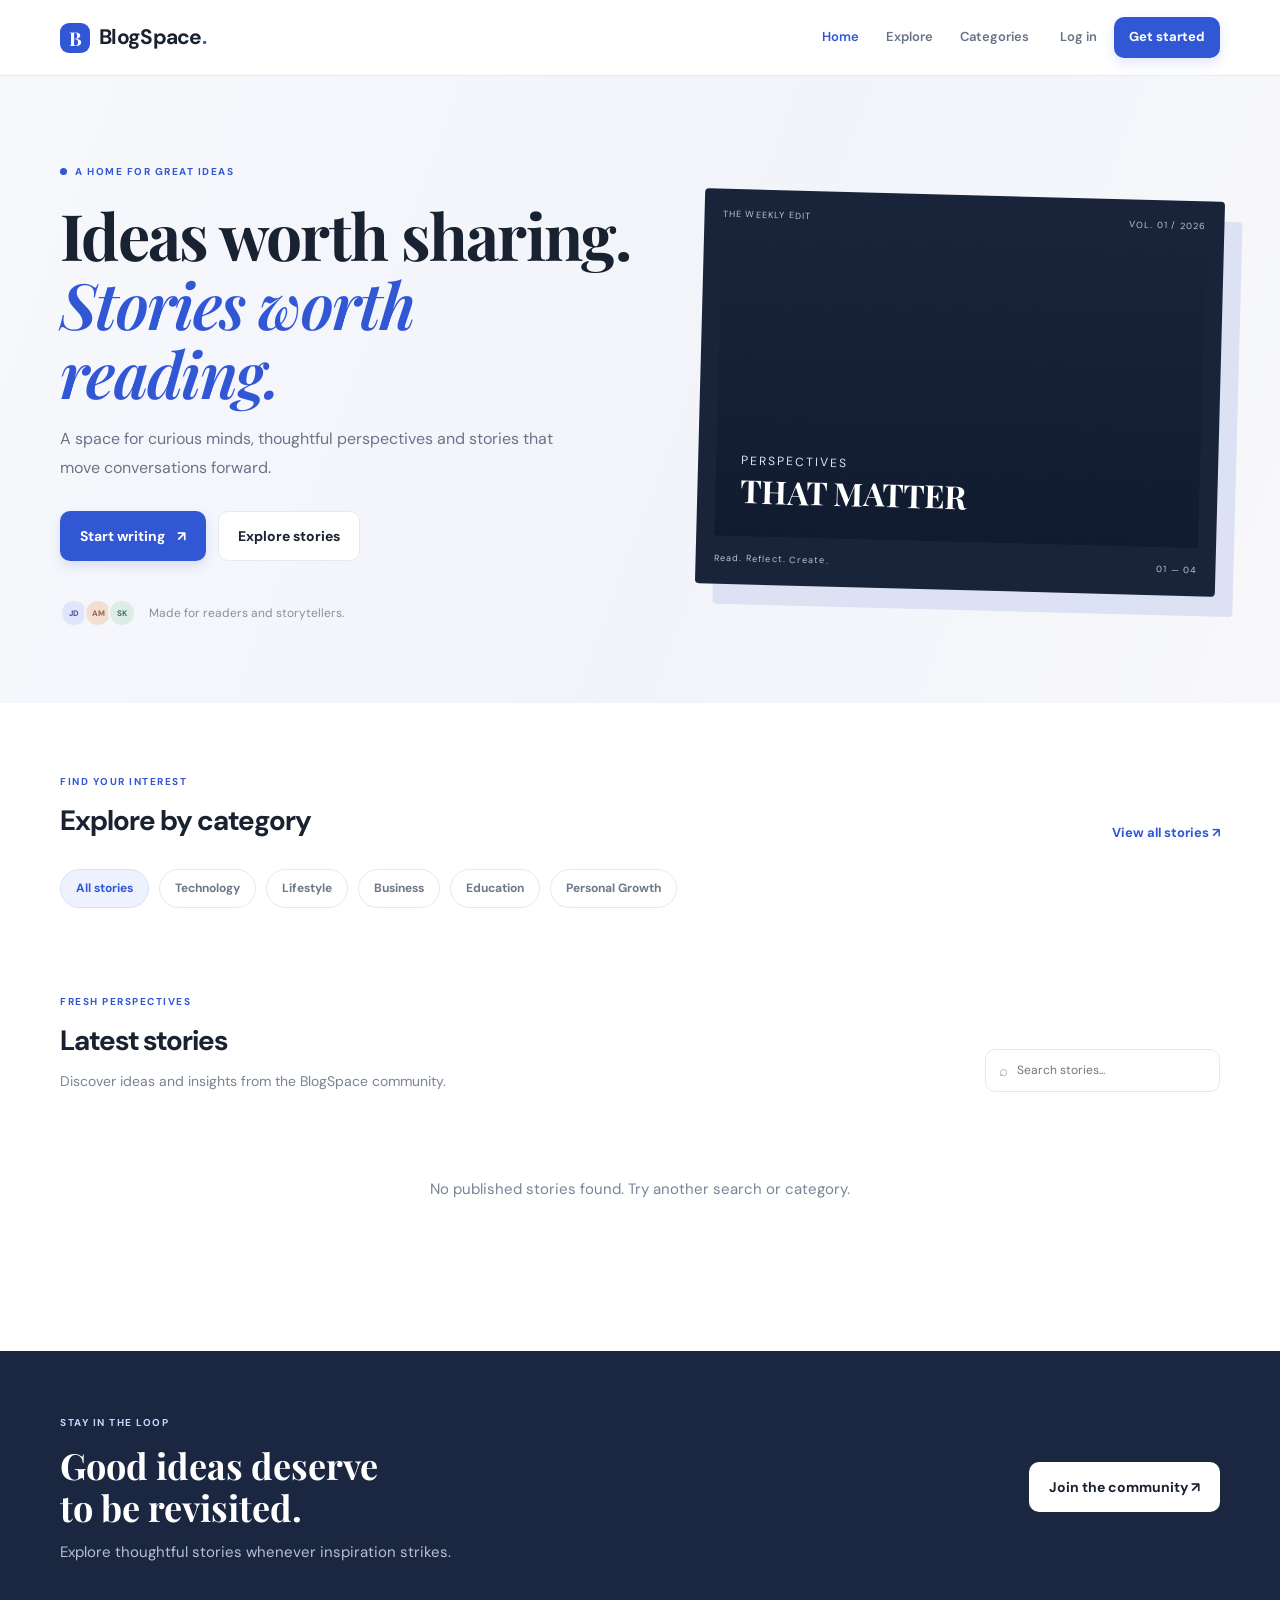
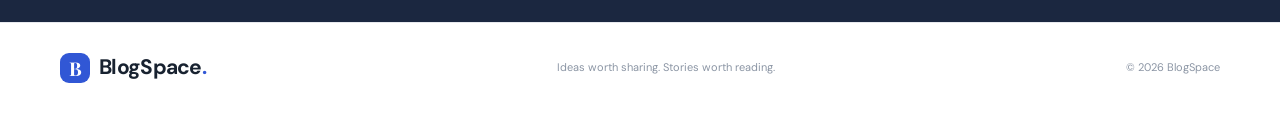
<file: BlogSpace-Redesigned/BlogSpace-Redesigned/index.html>
<!DOCTYPE html>
<html lang="en">

<head>
  <meta charset="UTF-8">
  <meta name="viewport" content="width=device-width, initial-scale=1.0">
  <meta name="description" content="BlogSpace — ideas worth sharing and stories worth reading.">
  <title>BlogSpace — Ideas worth sharing</title>
  <link rel="preconnect" href="https://fonts.googleapis.com">
  <link rel="preconnect" href="https://fonts.gstatic.com" crossorigin>
  <link
    href="https://fonts.googleapis.com/css2?family=DM+Sans:wght@400;500;600;700&family=Playfair+Display:wght@600;700&display=swap"
    rel="stylesheet">
  <link rel="stylesheet" href="css/style.css">
  <script src="js/auth.js" defer></script>
  <script src="js/blog.js" defer></script>
  <script src="js/main.js" defer></script>
</head>

<body>
  <header class="site-header">
    <div class="container nav-wrap">
      <a class="brand" href="index.html"><span class="brand-mark">B</span>BlogSpace<span
          class="brand-period">.</span></a>
      <button class="menu-toggle" aria-label="Toggle navigation" aria-expanded="false">☰</button>
      <nav class="main-nav" aria-label="Main navigation">
        <a class="active" href="index.html">Home</a><a href="#latest">Explore</a><a href="#categories">Categories</a>
        <span id="guestLinks" class="nav-actions"><a class="nav-login" href="login.html">Log in</a><a
            class="btn btn-primary btn-small" href="register.html">Get started</a></span>
        <span id="userLinks" class="nav-actions hidden"><a href="dashboard.html">Dashboard</a><button
            class="text-button" data-logout>Log out</button></span>
      </nav>
    </div>
  </header>

  <main>
    <section class="hero-section">
      <div class="container hero-grid">
        <div class="hero-copy">
          <span class="eyebrow"><span class="eyebrow-dot"></span> A HOME FOR GREAT IDEAS</span>
          <h1>Ideas worth sharing.<br><em>Stories worth reading.</em></h1>
          <p class="hero-description">A space for curious minds, thoughtful perspectives and stories that move
            conversations forward.</p>
          <div class="hero-actions"><a class="btn btn-primary" href="register.html">Start writing <span>↗</span></a><a
              class="btn btn-outline" href="#latest">Explore stories</a></div>
          <div class="hero-note">
            <div class="avatar-stack"><span>JD</span><span>AM</span><span>SK</span></div><span>Made for readers and
              storytellers.</span>
          </div>
        </div>
        <div class="hero-art">
          <div class="hero-art-top"><span>THE WEEKLY EDIT</span><span>VOL. 01 / 2026</span></div>
          <div class="hero-art-image">
            <div class="hero-art-label">PERSPECTIVES<br><strong>THAT MATTER</strong></div>
          </div>
          <div class="hero-art-bottom"><span>Read. Reflect. Create.</span><span>01 — 04</span></div>
        </div>
      </div>
    </section>

    <section class="container category-section" id="categories">
      <div class="section-heading">
        <div><span class="eyebrow">FIND YOUR INTEREST</span>
          <h2>Explore by category</h2>
        </div><a class="subtle-link" href="#latest">View all stories ↗</a>
      </div>
      <div class="category-pills">
        <button class="category-pill active" data-category="All">All stories</button>
        <button class="category-pill" data-category="Technology">Technology</button>
        <button class="category-pill" data-category="Lifestyle">Lifestyle</button>
        <button class="category-pill" data-category="Business">Business</button>
        <button class="category-pill" data-category="Education">Education</button>
        <button class="category-pill" data-category="Personal Growth">Personal Growth</button>
      </div>
    </section>

    <section class="container latest-section" id="latest">
      <div class="section-heading">
        <div><span class="eyebrow">FRESH PERSPECTIVES</span>
          <h2>Latest stories</h2>
          <p class="section-subtitle">Discover ideas and insights from the BlogSpace community.</p>
        </div>
        <label class="search-box"><span>⌕</span><input id="homeSearch" type="search" placeholder="Search stories..."
            aria-label="Search stories"></label>
      </div>
      <div class="article-grid" id="homeArticles"></div>
      <p class="empty-state hidden" id="homeEmpty">No published stories found. Try another search or category.</p>
    </section>

    <section class="newsletter-section">
      <div class="container newsletter-inner">
        <div><span class="eyebrow eyebrow-light">STAY IN THE LOOP</span>
          <h2>Good ideas deserve<br>to be revisited.</h2>
          <p>Explore thoughtful stories whenever inspiration strikes.</p>
        </div><a href="register.html" class="btn btn-light">Join the community ↗</a>
      </div>
    </section>
  </main>
  <footer class="site-footer">
    <div class="container footer-inner"><a class="brand" href="index.html"><span
          class="brand-mark">B</span>BlogSpace<span class="brand-period">.</span></a>
      <p>Ideas worth sharing. Stories worth reading.</p><span>© <span id="year"></span> BlogSpace</span>
    </div>
  </footer>
</body>

</html>
</file>
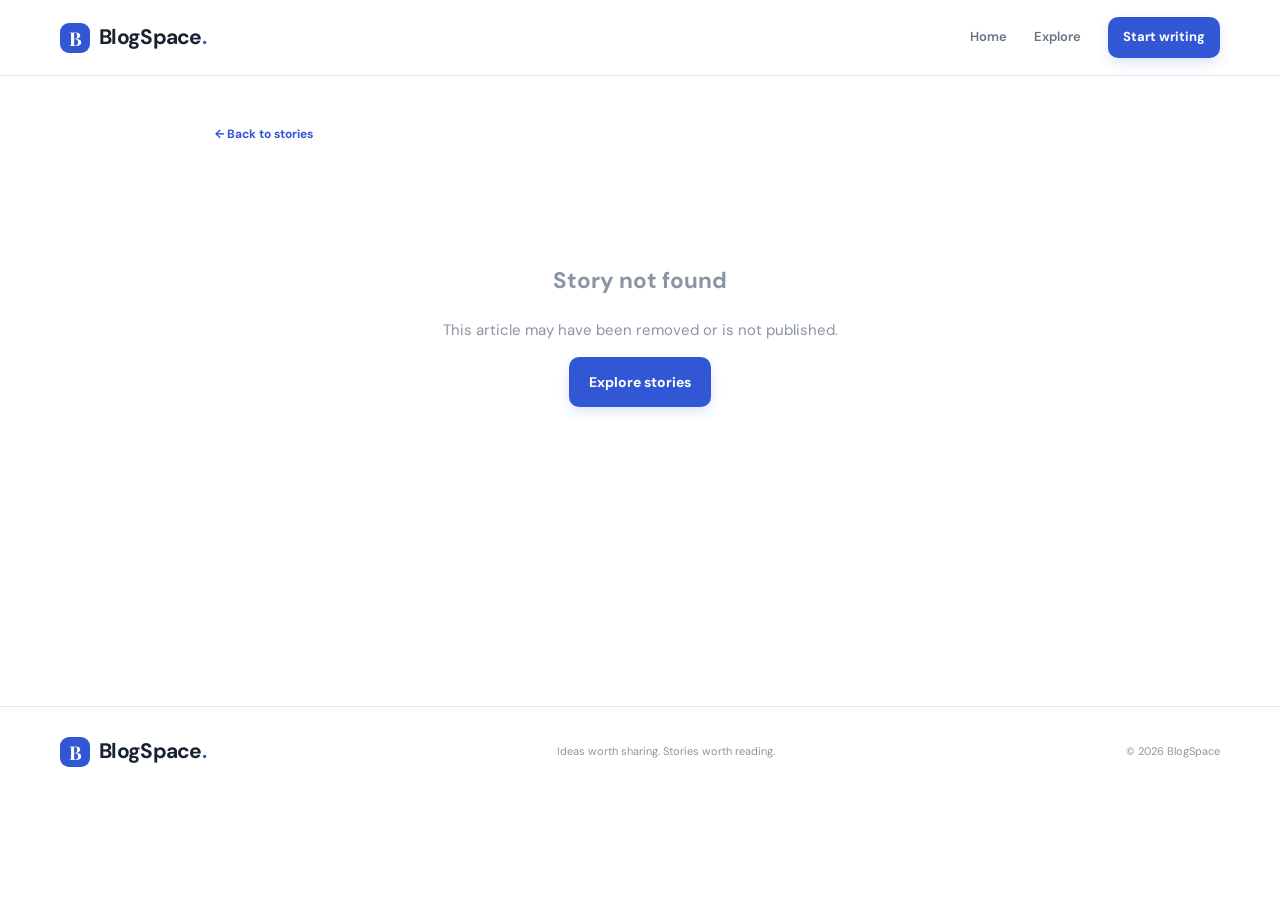
<file: BlogSpace-Redesigned/BlogSpace-Redesigned/article.html>
<!DOCTYPE html>
<html lang="en">

<head>
  <meta charset="UTF-8">
  <meta name="viewport" content="width=device-width, initial-scale=1.0">
  <title>Article | BlogSpace</title>
  <link rel="preconnect" href="https://fonts.googleapis.com">
  <link rel="preconnect" href="https://fonts.gstatic.com" crossorigin>
  <link
    href="https://fonts.googleapis.com/css2?family=DM+Sans:wght@400;500;600;700&family=Playfair+Display:wght@600;700&display=swap"
    rel="stylesheet">
  <link rel="stylesheet" href="css/style.css">
  <script src="js/blog.js" defer></script>
  <script src="js/article.js" defer></script>
</head>

<body>
  <header class="site-header">
    <div class="container nav-wrap"><a class="brand" href="index.html"><span class="brand-mark">B</span>BlogSpace<span
          class="brand-period">.</span></a>
      <nav class="main-nav"><a href="index.html">Home</a><a href="index.html#latest">Explore</a><a
          class="btn btn-primary btn-small" href="register.html">Start writing</a></nav>
    </div>
  </header>
  <main class="article-page container"><a class="back-link" href="index.html">← Back to stories</a>
    <article id="articleDetail">
      <div class="article-loading">Loading story...</div>
    </article>
  </main>
  <footer class="site-footer">
    <div class="container footer-inner"><a class="brand" href="index.html"><span
          class="brand-mark">B</span>BlogSpace<span class="brand-period">.</span></a>
      <p>Ideas worth sharing. Stories worth reading.</p><span>© <span id="year"></span> BlogSpace</span>
    </div>
  </footer>
</body>

</html>
</file>
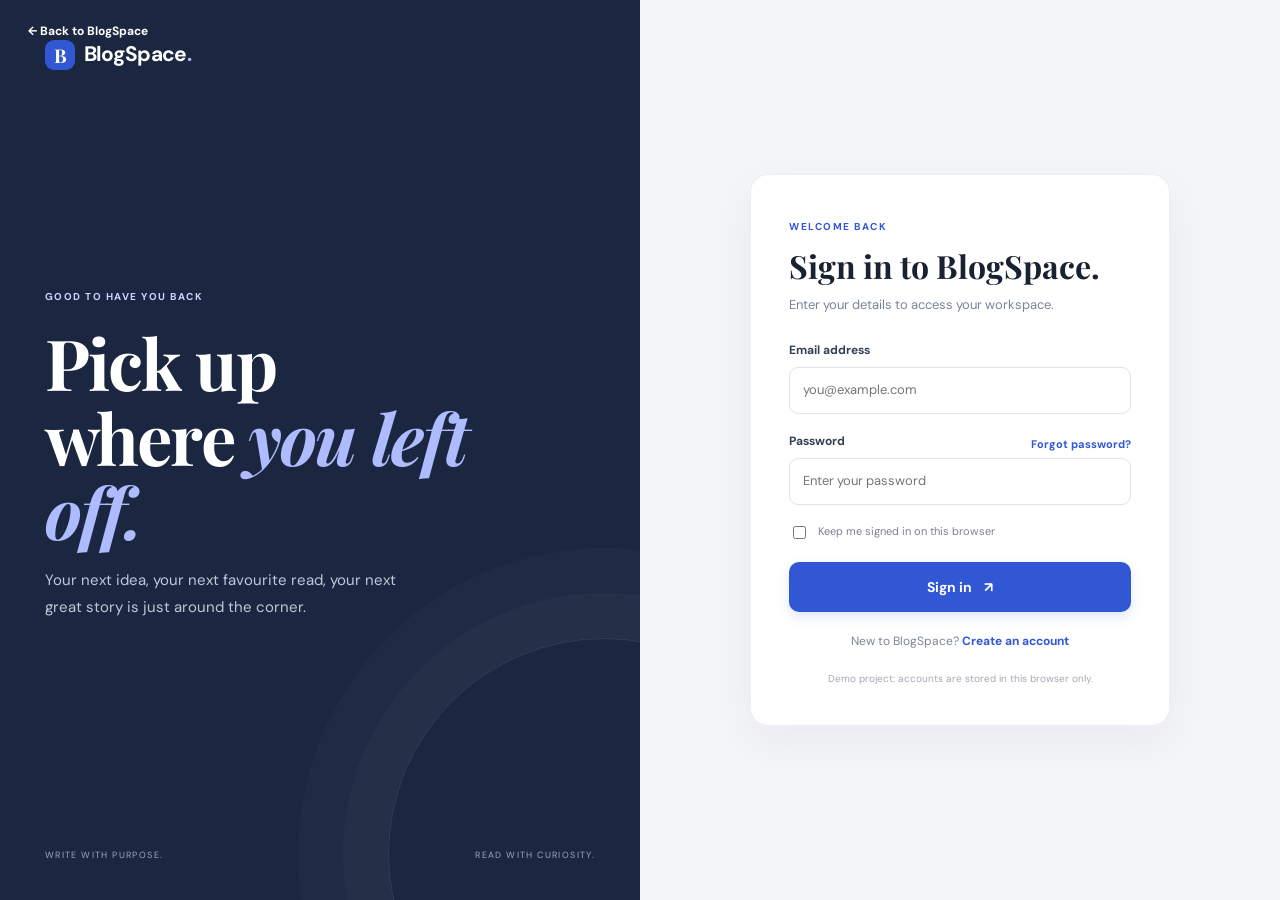
<file: BlogSpace-Redesigned/BlogSpace-Redesigned/create-blog.html>
<!DOCTYPE html>
<html lang="en">

<head>
  <meta charset="UTF-8">
  <meta name="viewport" content="width=device-width, initial-scale=1.0">
  <title>Create article | BlogSpace</title>
  <link rel="preconnect" href="https://fonts.googleapis.com">
  <link rel="preconnect" href="https://fonts.gstatic.com" crossorigin>
  <link
    href="https://fonts.googleapis.com/css2?family=DM+Sans:wght@400;500;600;700&family=Playfair+Display:wght@600;700&display=swap"
    rel="stylesheet">
  <link rel="stylesheet" href="css/style.css">
  <script src="js/auth.js" defer></script>
  <script src="js/blog.js" defer></script>
  <script src="js/editor.js" defer></script>
</head>

<body class="app-body" data-protected="true">
  <div class="app-layout">
    <aside class="sidebar" id="sidebar"><a class="brand" href="index.html"><span
          class="brand-mark">B</span>BlogSpace<span class="brand-period">.</span></a>
      <div class="sidebar-label">WORKSPACE</div>
      <nav class="side-nav"><a class="side-link" href="dashboard.html"><span>▦</span> Overview</a><a class="side-link"
          href="my-blogs.html"><span>▤</span> My articles</a><a class="side-link active"
          href="create-blog.html"><span>＋</span> Create article</a></nav>
      <div class="sidebar-label sidebar-label-spaced">DISCOVER</div>
      <nav class="side-nav"><a class="side-link" href="index.html"><span>↗</span> View website</a></nav>
      <div class="sidebar-bottom">
        <div class="sidebar-tip"><span>✦ MAKE IT COUNT</span>
          <p>One useful idea can make someone's day.</p>
        </div><button class="side-link side-logout" data-logout><span>⇥</span> Log out</button>
      </div>
    </aside>
    <main class="app-main">
      <header class="app-topbar"><button class="menu-toggle app-menu-toggle" id="sidebarToggle"
          aria-label="Open menu">☰</button>
        <div class="breadcrumb">Workspace <span>/</span> <a href="my-blogs.html">My articles</a> <span>/</span> Editor
        </div>
        <div class="topbar-user"><span class="user-avatar" id="userInitials">U</span><span id="topbarName">Writer</span>
        </div>
      </header>
      <div class="page-content editor-page">
        <div class="editor-heading">
          <div><span class="eyebrow">YOUR NEXT BIG IDEA</span>
            <h1 id="editorHeading">Create an article</h1>
            <p>Take your time. Good stories are worth telling.</p>
          </div><a class="btn btn-outline" href="my-blogs.html">← Back to articles</a>
        </div>
        <div class="form-message hidden" id="editorMessage" role="alert"></div>
        <form id="articleForm" class="editor-layout">
          <section class="editor-main-card">
            <div class="field"><label for="postTitle">Article title</label><input class="title-input" id="postTitle"
                maxlength="120" placeholder="Give your story a compelling title..." required>
              <div class="field-foot"><small>Make it clear, specific and interesting.</small><small><span
                    id="titleCount">0</span>/120</small></div>
            </div>
            <div class="field"><label for="postExcerpt">Short introduction</label><textarea id="postExcerpt" rows="3"
                maxlength="220" placeholder="A short summary that makes readers want to continue..."
                required></textarea>
              <div class="field-foot"><small>This appears on article cards.</small><small><span
                    id="excerptCount">0</span>/220</small></div>
            </div>
            <div class="field"><label for="postContent">Your story</label><textarea id="postContent"
                class="content-input" rows="18" placeholder="Start writing your article here..."
                required></textarea><small>Tip: Leave a blank line between paragraphs.</small></div>
          </section>
          <aside class="editor-side">
            <div class="editor-side-card">
              <h3>Publishing</h3>
              <p>Choose whether to publish your article now or save it for later.</p><button type="submit" name="intent"
                value="published" class="btn btn-primary btn-full" id="publishButton">Publish article ↗</button><button
                type="submit" name="intent" value="draft" class="btn btn-outline btn-full" id="draftButton">Save as
                draft</button>
              <p class="small-muted" id="saveHint">Your article is saved in this browser.</p>
            </div>
            <div class="editor-side-card">
              <h3>Article details</h3>
              <div class="field"><label for="postCategory">Category</label><select id="postCategory" required>
                  <option value="">Choose a category</option>
                  <option>Technology</option>
                  <option>Lifestyle</option>
                  <option>Business</option>
                  <option>Education</option>
                  <option>Personal Growth</option>
                  <option>Design</option>
                  <option>Other</option>
                </select></div>
              <div class="field"><label for="postImage">Featured image</label><label class="upload-box"
                  for="postImage"><span class="upload-icon">＋</span><strong>Choose an image</strong><small>JPG, PNG or
                    WebP · max 3 MB</small></label><input class="visually-hidden" type="file" id="postImage"
                  accept="image/png,image/jpeg,image/webp"><img id="imagePreview" class="image-preview hidden"
                  alt="Featured image preview"><button type="button" class="text-button hidden" id="removeImage">Remove
                  image</button></div>
            </div>
          </aside>
        </form>
      </div>
    </main>
  </div>
  <div class="sidebar-scrim" id="sidebarScrim"></div>
</body>

</html>
</file>
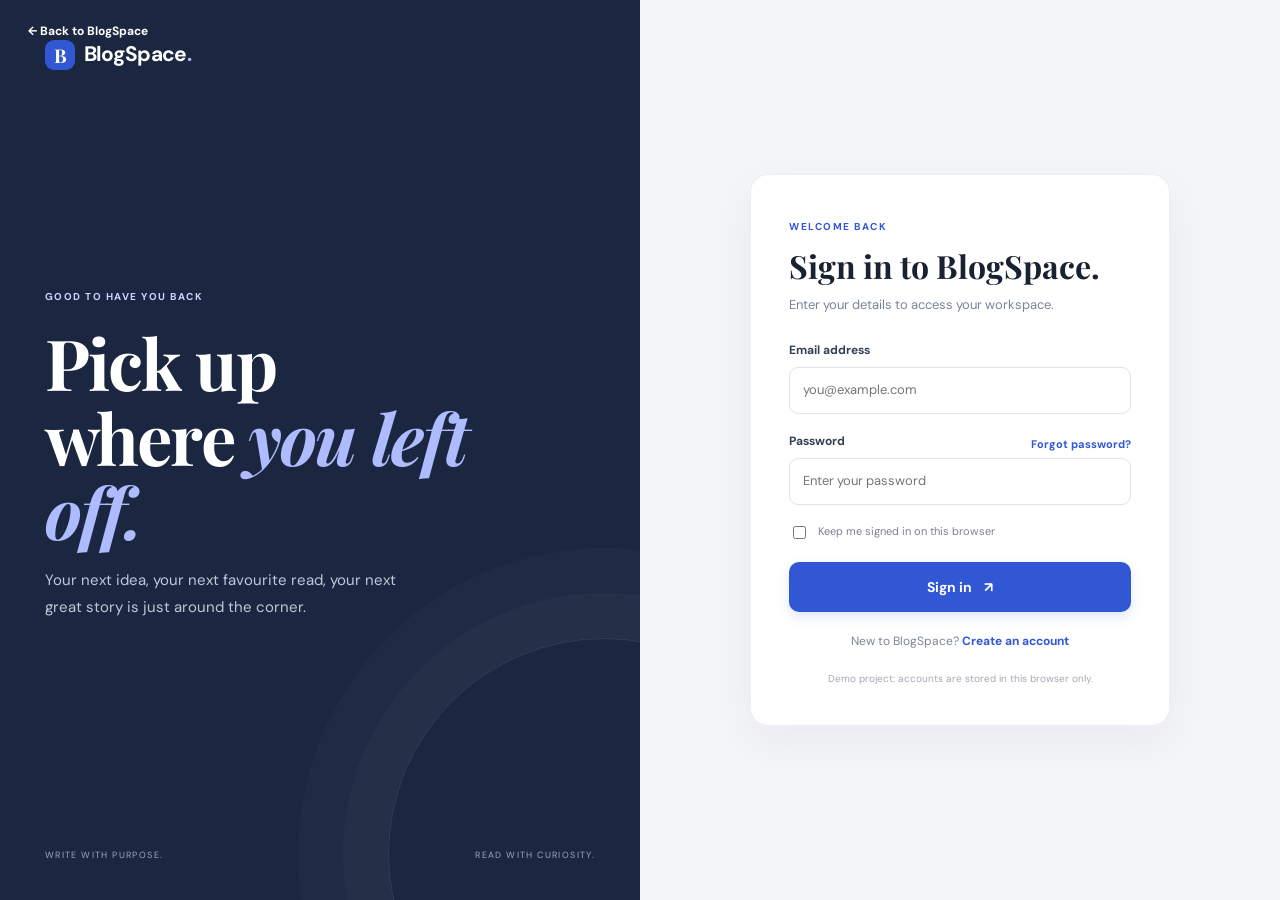
<file: BlogSpace-Redesigned/BlogSpace-Redesigned/dashboard.html>
<!DOCTYPE html>
<html lang="en">

<head>
  <meta charset="UTF-8">
  <meta name="viewport" content="width=device-width, initial-scale=1.0">
  <title>Dashboard | BlogSpace</title>
  <link rel="preconnect" href="https://fonts.googleapis.com">
  <link rel="preconnect" href="https://fonts.gstatic.com" crossorigin>
  <link
    href="https://fonts.googleapis.com/css2?family=DM+Sans:wght@400;500;600;700&family=Playfair+Display:wght@600;700&display=swap"
    rel="stylesheet">
  <link rel="stylesheet" href="css/style.css">
  <script src="js/auth.js" defer></script>
  <script src="js/blog.js" defer></script>
  <script src="js/dashboard.js" defer></script>
</head>

<body class="app-body" data-protected="true">
  <div class="app-layout">
    <aside class="sidebar" id="sidebar">
      <a class="brand" href="index.html"><span class="brand-mark">B</span>BlogSpace<span
          class="brand-period">.</span></a>
      <div class="sidebar-label">WORKSPACE</div>
      <nav class="side-nav"><a class="side-link active" href="dashboard.html"><span>▦</span> Overview</a><a
          class="side-link" href="my-blogs.html"><span>▤</span> My articles</a><a class="side-link"
          href="create-blog.html"><span>＋</span> Create article</a></nav>
      <div class="sidebar-label sidebar-label-spaced">DISCOVER</div>
      <nav class="side-nav"><a class="side-link" href="index.html"><span>↗</span> View website</a></nav>
      <div class="sidebar-bottom">
        <div class="sidebar-tip"><span>✦ WRITING TIP</span>
          <p>Great writing starts with a clear idea. Keep showing up.</p>
        </div><button class="side-link side-logout" data-logout><span>⇥</span> Log out</button>
      </div>
    </aside>
    <main class="app-main">
      <header class="app-topbar"><button class="menu-toggle app-menu-toggle" id="sidebarToggle"
          aria-label="Open menu">☰</button>
        <div class="breadcrumb">Workspace <span>/</span> Overview</div>
        <div class="topbar-user"><span class="user-avatar" id="userInitials">U</span><span id="topbarName">Writer</span>
        </div>
      </header>
      <div class="page-content">
        <div class="welcome-row">
          <div><span class="eyebrow">YOUR CREATIVE SPACE</span>
            <h1>Welcome back, <span id="welcomeName">Writer</span>.</h1>
            <p>Here's what's happening with your stories.</p>
          </div><a class="btn btn-primary" href="create-blog.html">＋ Write a story</a>
        </div>
        <section class="stats-grid">
          <article class="stat-card">
            <div class="stat-top"><span>Total articles</span><span class="stat-icon">▤</span></div><strong
              id="totalArticles">0</strong><small>All your stories</small>
          </article>
          <article class="stat-card">
            <div class="stat-top"><span>Published</span><span class="stat-icon stat-green">↗</span></div><strong
              id="publishedArticles">0</strong><small>Live on BlogSpace</small>
          </article>
          <article class="stat-card">
            <div class="stat-top"><span>Drafts</span><span class="stat-icon stat-amber">✎</span></div><strong
              id="draftArticles">0</strong><small>Still in progress</small>
          </article>
          <article class="stat-card">
            <div class="stat-top"><span>Total views</span><span class="stat-icon stat-purple">◉</span></div><strong
              id="totalViews">0</strong><small>Reads across your stories</small>
          </article>
        </section>
        <section class="content-panel">
          <div class="panel-heading">
            <div>
              <h2>Recent articles</h2>
              <p>Your latest writing activity.</p>
            </div><a class="subtle-link" href="my-blogs.html">Manage articles ↗</a>
          </div>
          <div class="table-wrap">
            <table class="article-table">
              <thead>
                <tr>
                  <th>ARTICLE</th>
                  <th>CATEGORY</th>
                  <th>UPDATED</th>
                  <th>STATUS</th>
                  <th></th>
                </tr>
              </thead>
              <tbody id="recentArticles"></tbody>
            </table>
          </div>
          <div class="empty-panel hidden" id="dashboardEmpty">
            <div class="empty-icon">✎</div>
            <h3>Your writing journey starts here.</h3>
            <p>Create your first article and it will appear here.</p><a class="btn btn-primary"
              href="create-blog.html">Create your first article</a>
          </div>
        </section>
      </div>
    </main>
  </div>
  <div class="sidebar-scrim" id="sidebarScrim"></div>
</body>

</html>
</file>
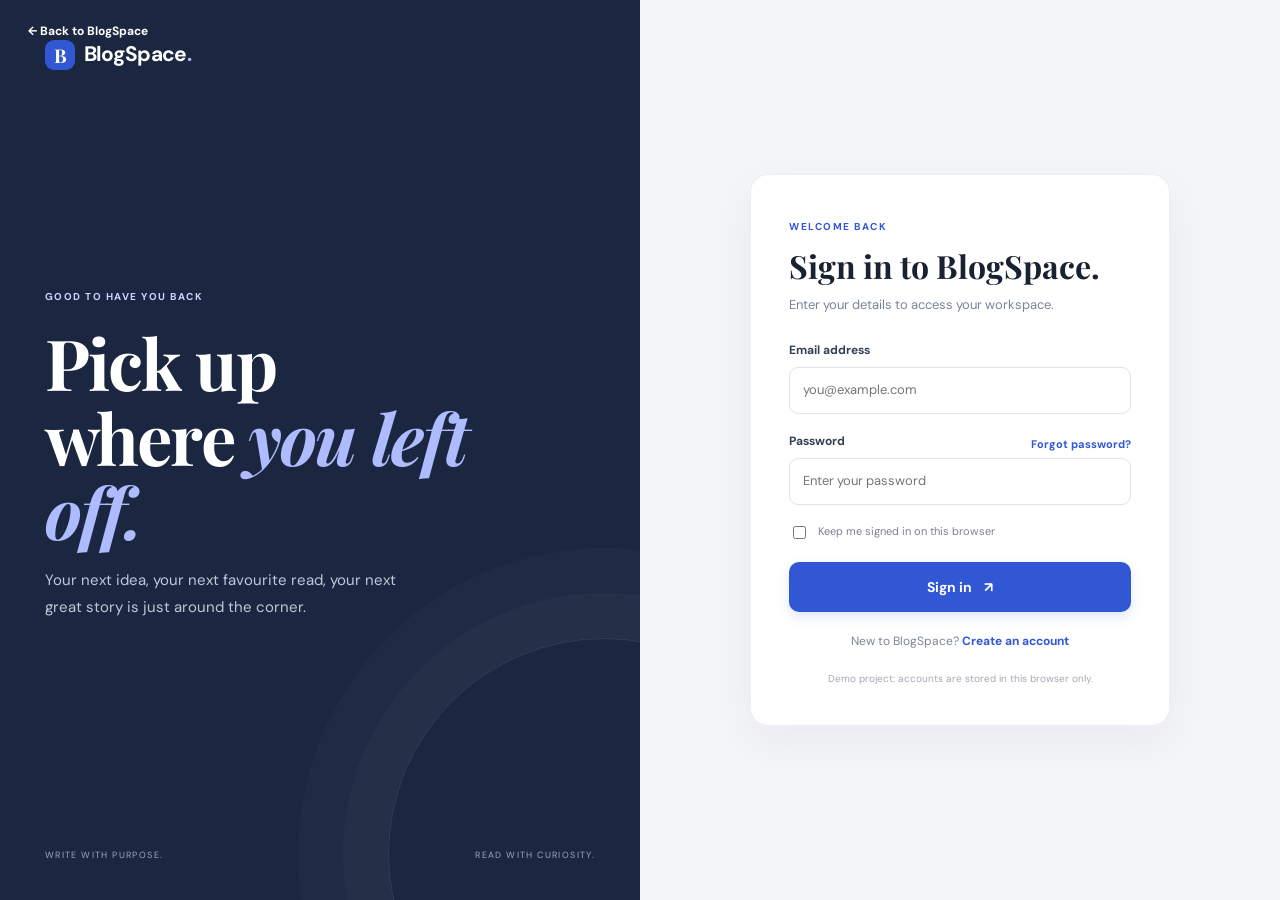
<file: BlogSpace-Redesigned/BlogSpace-Redesigned/login.html>
<!DOCTYPE html>
<html lang="en">

<head>
  <meta charset="UTF-8">
  <meta name="viewport" content="width=device-width, initial-scale=1.0">
  <title>Sign in | BlogSpace</title>
  <link rel="preconnect" href="https://fonts.googleapis.com">
  <link rel="preconnect" href="https://fonts.gstatic.com" crossorigin>
  <link
    href="https://fonts.googleapis.com/css2?family=DM+Sans:wght@400;500;600;700&family=Playfair+Display:wght@600;700&display=swap"
    rel="stylesheet">
  <link rel="stylesheet" href="css/style.css">
  <script src="js/auth.js" defer></script>
  <script src="js/auth-pages.js" defer></script>
</head>

<body class="auth-page">
  <a class="auth-back" href="index.html">← Back to BlogSpace</a>
  <main class="auth-shell">
    <section class="auth-visual"><a class="brand brand-inverse" href="index.html"><span
          class="brand-mark">B</span>BlogSpace<span class="brand-period">.</span></a>
      <div class="auth-visual-copy"><span class="eyebrow eyebrow-light">GOOD TO HAVE YOU BACK</span>
        <h1>Pick up<br>where <em>you left off.</em></h1>
        <p>Your next idea, your next favourite read, your next great story is just around the corner.</p>
      </div>
      <div class="auth-visual-foot"><span>WRITE WITH PURPOSE.</span><span>READ WITH CURIOSITY.</span></div>
    </section>
    <section class="auth-panel">
      <div class="auth-card">
        <div class="auth-mobile-brand"><a class="brand" href="index.html"><span
              class="brand-mark">B</span>BlogSpace<span class="brand-period">.</span></a></div>
        <span class="eyebrow">WELCOME BACK</span>
        <h2>Sign in to BlogSpace.</h2>
        <p class="auth-intro">Enter your details to access your workspace.</p>
        <div class="form-message hidden" id="authMessage" role="alert"></div>
        <form id="loginForm" novalidate>
          <div class="field"><label for="loginEmail">Email address</label><input id="loginEmail" name="email"
              type="email" placeholder="you@example.com" autocomplete="email" required></div>
          <div class="field">
            <div class="field-label-row"><label for="loginPassword">Password</label><a href="#"
                id="forgotPassword">Forgot password?</a></div><input id="loginPassword" name="password" type="password"
              placeholder="Enter your password" autocomplete="current-password" required>
          </div>
          <label class="check-row"><input id="rememberMe" type="checkbox"><span>Keep me signed in on this
              browser</span></label>
          <button class="btn btn-primary btn-full" id="loginButton" type="submit">Sign in <span>↗</span></button>
        </form>
        <p class="auth-switch">New to BlogSpace? <a href="register.html">Create an account</a></p>
        <p class="auth-disclaimer">Demo project: accounts are stored in this browser only.</p>
      </div>
    </section>
  </main>
</body>

</html>
</file>
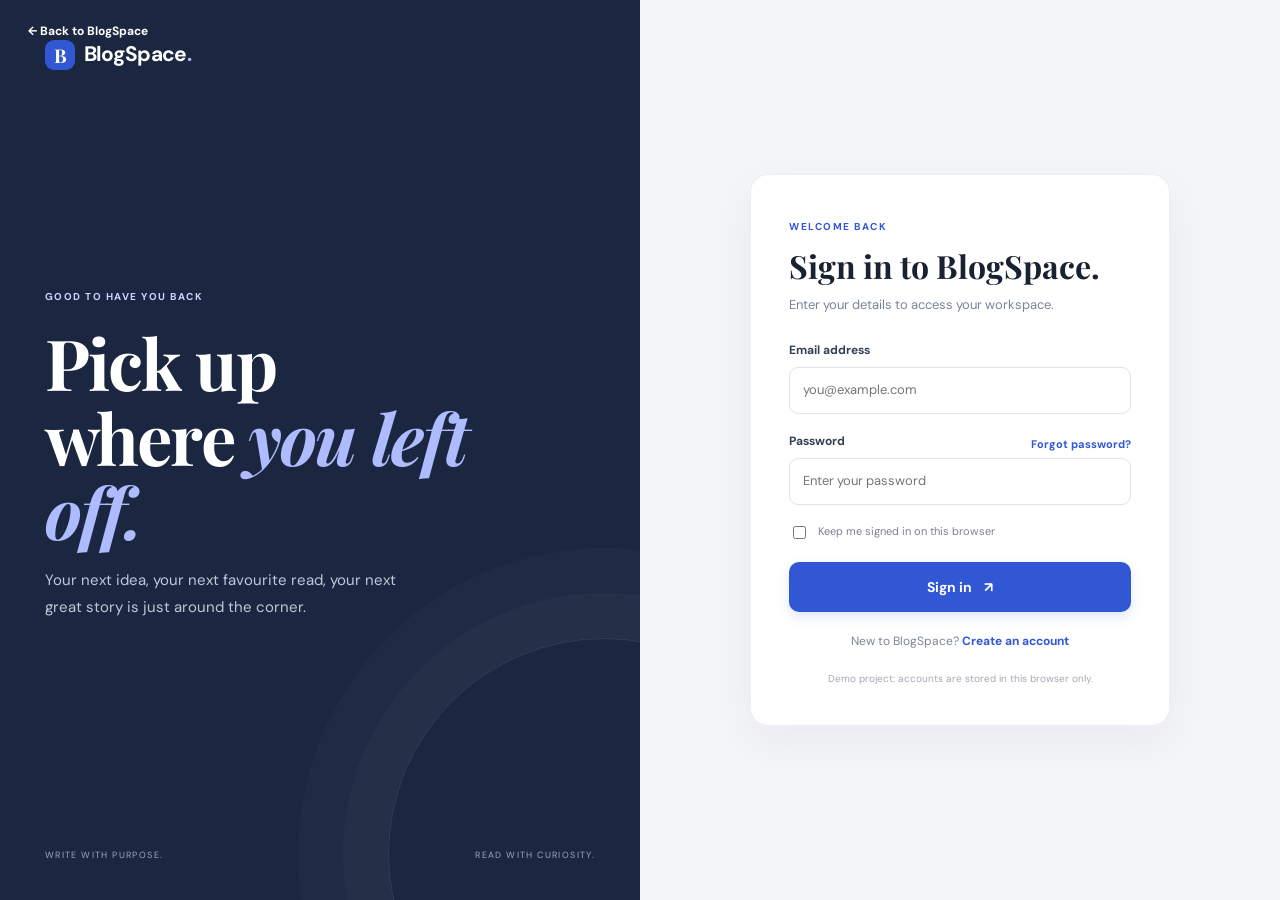
<file: BlogSpace-Redesigned/BlogSpace-Redesigned/my-blogs.html>
<!DOCTYPE html>
<html lang="en">

<head>
  <meta charset="UTF-8">
  <meta name="viewport" content="width=device-width, initial-scale=1.0">
  <title>My articles | BlogSpace</title>
  <link rel="preconnect" href="https://fonts.googleapis.com">
  <link rel="preconnect" href="https://fonts.gstatic.com" crossorigin>
  <link
    href="https://fonts.googleapis.com/css2?family=DM+Sans:wght@400;500;600;700&family=Playfair+Display:wght@600;700&display=swap"
    rel="stylesheet">
  <link rel="stylesheet" href="css/style.css">
  <script src="js/auth.js" defer></script>
  <script src="js/blog.js" defer></script>
  <script src="js/my-blogs.js" defer></script>
</head>

<body class="app-body" data-protected="true">
  <div class="app-layout">
    <aside class="sidebar" id="sidebar"><a class="brand" href="index.html"><span
          class="brand-mark">B</span>BlogSpace<span class="brand-period">.</span></a>
      <div class="sidebar-label">WORKSPACE</div>
      <nav class="side-nav"><a class="side-link" href="dashboard.html"><span>▦</span> Overview</a><a
          class="side-link active" href="my-blogs.html"><span>▤</span> My articles</a><a class="side-link"
          href="create-blog.html"><span>＋</span> Create article</a></nav>
      <div class="sidebar-label sidebar-label-spaced">DISCOVER</div>
      <nav class="side-nav"><a class="side-link" href="index.html"><span>↗</span> View website</a></nav>
      <div class="sidebar-bottom">
        <div class="sidebar-tip"><span>✦ KEEP CREATING</span>
          <p>Your next story could be someone's next favourite read.</p>
        </div><button class="side-link side-logout" data-logout><span>⇥</span> Log out</button>
      </div>
    </aside>
    <main class="app-main">
      <header class="app-topbar"><button class="menu-toggle app-menu-toggle" id="sidebarToggle"
          aria-label="Open menu">☰</button>
        <div class="breadcrumb">Workspace <span>/</span> My articles</div>
        <div class="topbar-user"><span class="user-avatar" id="userInitials">U</span><span id="topbarName">Writer</span>
        </div>
      </header>
      <div class="page-content">
        <div class="welcome-row">
          <div><span class="eyebrow">YOUR CONTENT LIBRARY</span>
            <h1>My articles</h1>
            <p>All your published stories and works in progress.</p>
          </div><a class="btn btn-primary" href="create-blog.html">＋ Create article</a>
        </div>
        <div class="content-panel">
          <div class="library-toolbar">
            <div class="filter-tabs"><button class="filter-tab active" data-filter="all">All articles</button><button
                class="filter-tab" data-filter="published">Published</button><button class="filter-tab"
                data-filter="draft">Drafts</button></div><label class="search-box"><span>⌕</span><input
                id="articleSearch" type="search" placeholder="Search your articles..."
                aria-label="Search your articles"></label>
          </div>
          <div class="table-wrap">
            <table class="article-table">
              <thead>
                <tr>
                  <th>ARTICLE</th>
                  <th>CATEGORY</th>
                  <th>LAST UPDATED</th>
                  <th>STATUS</th>
                  <th>ACTIONS</th>
                </tr>
              </thead>
              <tbody id="myArticles"></tbody>
            </table>
          </div>
          <div class="empty-panel hidden" id="myArticlesEmpty">
            <div class="empty-icon">▤</div>
            <h3>No articles here yet.</h3>
            <p>Create an article or change your filter.</p><a class="btn btn-primary" href="create-blog.html">Write an
              article</a>
          </div>
        </div>
      </div>
    </main>
  </div>
  <div class="sidebar-scrim" id="sidebarScrim"></div>
</body>

</html>
</file>
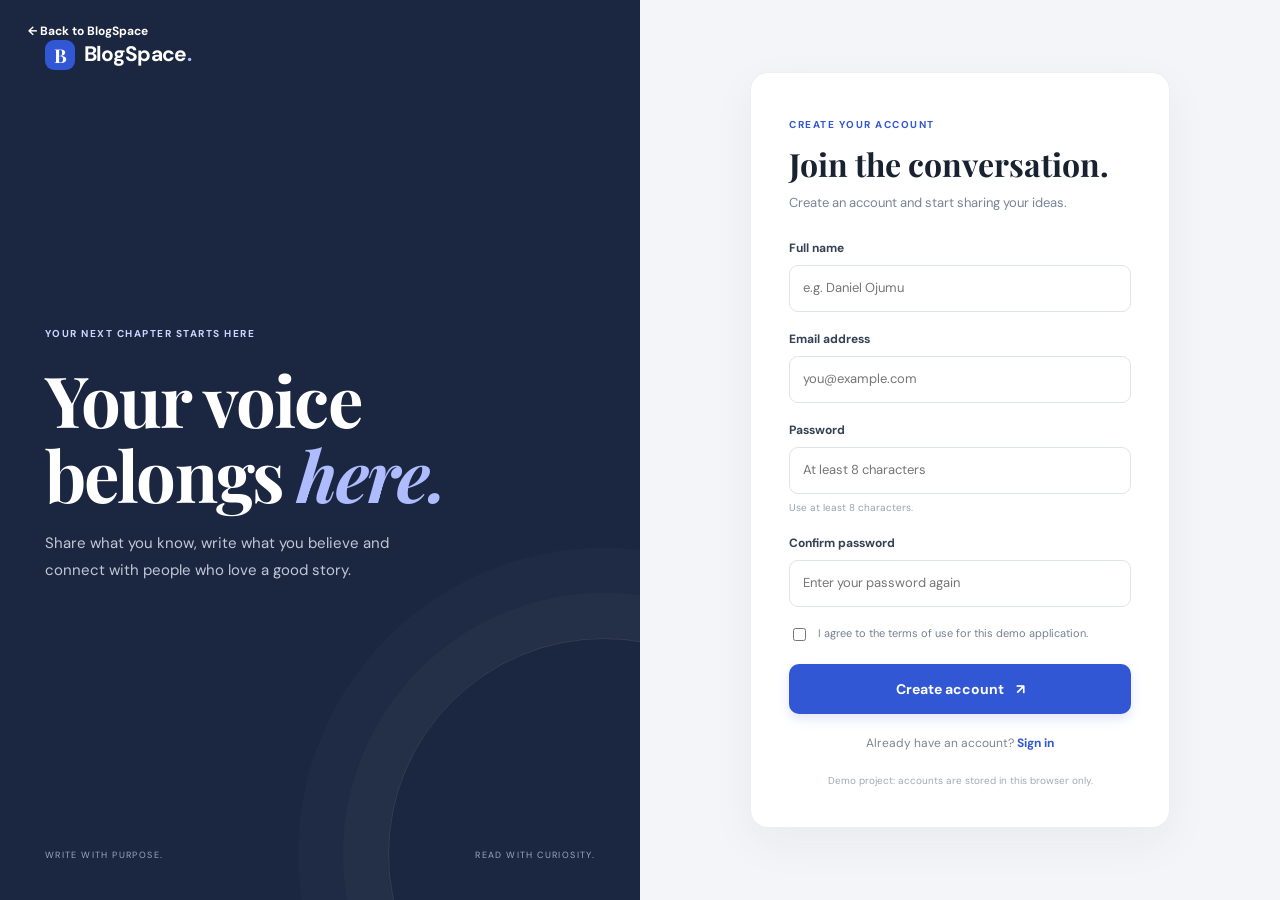
<file: BlogSpace-Redesigned/BlogSpace-Redesigned/register.html>
<!DOCTYPE html>
<html lang="en">

<head>
  <meta charset="UTF-8">
  <meta name="viewport" content="width=device-width, initial-scale=1.0">
  <title>Create account | BlogSpace</title>
  <link rel="preconnect" href="https://fonts.googleapis.com">
  <link rel="preconnect" href="https://fonts.gstatic.com" crossorigin>
  <link
    href="https://fonts.googleapis.com/css2?family=DM+Sans:wght@400;500;600;700&family=Playfair+Display:wght@600;700&display=swap"
    rel="stylesheet">
  <link rel="stylesheet" href="css/style.css">
  <script src="js/auth.js" defer></script>
  <script src="js/auth-pages.js" defer></script>
</head>

<body class="auth-page">
  <a class="auth-back" href="index.html">← Back to BlogSpace</a>
  <main class="auth-shell">
    <section class="auth-visual"><a class="brand brand-inverse" href="index.html"><span
          class="brand-mark">B</span>BlogSpace<span class="brand-period">.</span></a>
      <div class="auth-visual-copy"><span class="eyebrow eyebrow-light">YOUR NEXT CHAPTER STARTS HERE</span>
        <h1>Your voice<br>belongs <em>here.</em></h1>
        <p>Share what you know, write what you believe and connect with people who love a good story.</p>
      </div>
      <div class="auth-visual-foot"><span>WRITE WITH PURPOSE.</span><span>READ WITH CURIOSITY.</span></div>
    </section>
    <section class="auth-panel">
      <div class="auth-card">
        <div class="auth-mobile-brand"><a class="brand" href="index.html"><span
              class="brand-mark">B</span>BlogSpace<span class="brand-period">.</span></a></div>
        <span class="eyebrow">CREATE YOUR ACCOUNT</span>
        <h2>Join the conversation.</h2>
        <p class="auth-intro">Create an account and start sharing your ideas.</p>
        <div class="form-message hidden" id="authMessage" role="alert"></div>
        <form id="registerForm" novalidate>
          <div class="field"><label for="registerName">Full name</label><input id="registerName" name="name" type="text"
              placeholder="e.g. Daniel Ojumu" autocomplete="name" required></div>
          <div class="field"><label for="registerEmail">Email address</label><input id="registerEmail" name="email"
              type="email" placeholder="you@example.com" autocomplete="email" required></div>
          <div class="field"><label for="registerPassword">Password</label><input id="registerPassword" name="password"
              type="password" placeholder="At least 8 characters" autocomplete="new-password" required
              minlength="8"><small>Use at least 8 characters.</small></div>
          <div class="field"><label for="confirmPassword">Confirm password</label><input id="confirmPassword"
              name="confirmPassword" type="password" placeholder="Enter your password again" autocomplete="new-password"
              required></div>
          <label class="check-row"><input id="termsAccepted" type="checkbox"><span>I agree to the terms of use for this
              demo application.</span></label>
          <button class="btn btn-primary btn-full" id="registerButton" type="submit">Create account
            <span>↗</span></button>
        </form>
        <p class="auth-switch">Already have an account? <a href="login.html">Sign in</a></p>
        <p class="auth-disclaimer">Demo project: accounts are stored in this browser only.</p>
      </div>
    </section>
  </main>
</body>

</html>
</file>
<file: BlogSpace-Redesigned/BlogSpace-Redesigned/css/style.css>
/* BLOGSPACE — shared design system */
:root {
  --ink: #182230;
  --ink-soft: #344255;
  --muted: #788496;
  --blue: #3157d5;
  --blue-dark: #2546b5;
  --blue-pale: #eef2ff;
  --paper: #fff;
  --canvas: #f5f6f8;
  --line: #e7e9ee;
  --green: #16865b;
  --amber: #b7791f;
  --red: #c24141;
  --radius: 16px;
  --shadow: 0 12px 35px rgba(25, 38, 59, .07)
}

* {
  box-sizing: border-box
}

html {
  scroll-behavior: smooth
}

body {
  margin: 0;
  background: var(--paper);
  color: var(--ink);
  font-family: "DM Sans", sans-serif;
  font-size: 15px;
  line-height: 1.6
}

a {
  color: inherit;
  text-decoration: none
}

button,
input,
textarea,
select {
  font: inherit
}

button {
  cursor: pointer
}

img {
  max-width: 100%;
  display: block
}

.container {
  width: min(1160px, calc(100% - 48px));
  margin-inline: auto
}

.hidden {
  display: none !important
}

.brand {
  display: inline-flex;
  align-items: center;
  gap: 9px;
  font-size: 21px;
  font-weight: 700;
  letter-spacing: -.7px
}

.brand-mark {
  display: grid;
  place-items: center;
  width: 30px;
  height: 30px;
  background: var(--blue);
  color: #fff;
  border-radius: 9px;
  font-family: "Playfair Display", serif;
  font-size: 19px
}

.brand-period {
  color: var(--blue);
  margin-left: -9px
}

.brand-inverse {
  color: #fff
}

.brand-inverse .brand-period {
  color: #aebcff
}

.btn {
  display: inline-flex;
  align-items: center;
  justify-content: center;
  gap: 12px;
  padding: 13px 19px;
  border: 1px solid transparent;
  border-radius: 10px;
  font-weight: 700;
  font-size: 14px;
  transition: .2s ease
}

.btn-primary {
  background: var(--blue);
  color: #fff;
  box-shadow: 0 5px 12px rgba(49, 87, 213, .15)
}

.btn-primary:hover {
  background: var(--blue-dark);
  transform: translateY(-1px)
}

.btn-outline {
  border-color: var(--line);
  background: #fff;
  color: var(--ink)
}

.btn-outline:hover {
  border-color: #bac5e8;
  background: #f9faff
}

.btn-light {
  background: #fff;
  color: var(--ink)
}

.btn-light:hover {
  background: #e9edff
}

.btn-small {
  padding: 9px 14px;
  font-size: 13px
}

.btn-full {
  width: 100%
}

.text-button {
  border: 0;
  background: none;
  color: var(--blue);
  font-weight: 700;
  padding: 5px
}

.eyebrow {
  display: inline-flex;
  align-items: center;
  gap: 8px;
  color: var(--blue);
  font-size: 10px;
  font-weight: 700;
  letter-spacing: 1.5px
}

.eyebrow-light {
  color: #cbd5ff
}

.eyebrow-dot {
  width: 7px;
  height: 7px;
  background: var(--blue);
  border-radius: 50%
}

.subtle-link {
  color: var(--blue);
  font-weight: 700;
  font-size: 13px
}

.section-heading {
  display: flex;
  justify-content: space-between;
  align-items: end;
  gap: 25px;
  margin-bottom: 25px
}

.section-heading h2,
.panel-heading h2 {
  margin: 7px 0 0;
  font-size: 28px;
  letter-spacing: -1px
}

.section-subtitle,
.panel-heading p {
  margin: 6px 0 0;
  color: var(--muted);
  font-size: 14px
}

.site-header {
  height: 76px;
  border-bottom: 1px solid var(--line);
  background: rgba(255, 255, 255, .94);
  position: sticky;
  top: 0;
  z-index: 20;
  backdrop-filter: blur(12px)
}

.nav-wrap {
  height: 100%;
  display: flex;
  align-items: center;
  justify-content: space-between
}

.main-nav,
.nav-actions {
  display: flex;
  align-items: center;
  gap: 27px
}

.main-nav>a:not(.btn),
.nav-actions>a:not(.btn) {
  font-size: 13px;
  color: #687386;
  font-weight: 600
}

.main-nav>a.active,
.main-nav>a:hover {
  color: var(--blue)
}

.nav-actions {
  gap: 17px;
  margin-left: 4px
}

.menu-toggle {
  display: none;
  border: 1px solid var(--line);
  background: #fff;
  border-radius: 9px;
  padding: 8px 11px;
  color: var(--ink)
}

.hero-section {
  background: linear-gradient(110deg, #f7f8fc 0%, #f2f4fa 56%, #f8f8fb 100%);
  padding: 82px 0 76px;
  overflow: hidden
}

.hero-grid {
  display: grid;
  grid-template-columns: 1.05fr .95fr;
  align-items: center;
  gap: 65px
}

.hero-copy h1 {
  font-family: "Playfair Display", serif;
  font-size: clamp(42px, 5vw, 65px);
  line-height: 1.08;
  letter-spacing: -1.7px;
  margin: 18px 0
}

.hero-copy h1 em {
  color: var(--blue);
  font-weight: 600
}

.hero-description {
  max-width: 500px;
  color: #697589;
  font-size: 16px;
  line-height: 1.8
}

.hero-actions {
  display: flex;
  gap: 12px;
  margin-top: 28px
}

.hero-note {
  display: flex;
  align-items: center;
  gap: 13px;
  margin-top: 38px;
  color: #8791a0;
  font-size: 12px
}

.avatar-stack {
  display: flex;
  padding-left: 4px
}

.avatar-stack span {
  display: grid;
  place-items: center;
  width: 28px;
  height: 28px;
  margin-left: -4px;
  border: 2px solid #f5f6fa;
  border-radius: 50%;
  background: #dfe5fa;
  color: #4055a3;
  font-size: 8px;
  font-weight: 700
}

.avatar-stack span:nth-child(2) {
  background: #f2dfd2;
  color: #95604b
}

.avatar-stack span:nth-child(3) {
  background: #dcece6;
  color: #39735c
}

.hero-art {
  background: #19243a;
  color: #fff;
  padding: 18px;
  border-radius: 4px;
  box-shadow: 18px 20px 0 #dce2f3;
  transform: rotate(1.5deg)
}

.hero-art-top,
.hero-art-bottom {
  display: flex;
  justify-content: space-between;
  font-size: 9px;
  letter-spacing: 1.2px;
  color: #bac4dc
}

.hero-art-image {
  height: 300px;
  margin: 15px 0;
  background: linear-gradient(0deg, rgba(14, 24, 43, .72), rgba(14, 24, 43, .04)), url("https://images.unsplash.com/photo-1497366754035-f200968a6e72?auto=format&fit=crop&w=1000&q=85") center/cover;
  display: flex;
  align-items: end;
  padding: 25px
}

.hero-art-label {
  font-size: 12px;
  line-height: 1.35;
  letter-spacing: 2px;
  color: #dce4fa
}

.hero-art-label strong {
  font-family: "Playfair Display", serif;
  font-size: 32px;
  color: white;
  letter-spacing: 0
}

.category-section {
  padding: 65px 0 45px
}

.category-pills {
  display: flex;
  gap: 10px;
  flex-wrap: wrap
}

.category-pill {
  padding: 9px 15px;
  border: 1px solid var(--line);
  border-radius: 30px;
  background: #fff;
  color: #6e7889;
  font-size: 12px;
  font-weight: 700
}

.category-pill:hover,
.category-pill.active {
  background: var(--blue-pale);
  border-color: #d8e0ff;
  color: var(--blue)
}

.latest-section {
  padding: 35px 0 90px
}

.search-box {
  display: flex;
  align-items: center;
  gap: 9px;
  border: 1px solid var(--line);
  border-radius: 10px;
  padding: 0 13px;
  background: #fff;
  color: #98a1af;
  min-width: 235px
}

.search-box input {
  width: 100%;
  border: 0;
  outline: 0;
  padding: 11px 0;
  font-size: 12px;
  color: var(--ink)
}

.article-grid {
  display: grid;
  grid-template-columns: repeat(3, 1fr);
  gap: 24px
}

.story-card {
  border: 1px solid var(--line);
  border-radius: 14px;
  overflow: hidden;
  background: #fff;
  transition: .22s ease
}

.story-card:hover {
  transform: translateY(-4px);
  box-shadow: var(--shadow)
}

.story-image {
  height: 190px;
  background: #e8ebf2;
  overflow: hidden
}

.story-image img {
  width: 100%;
  height: 100%;
  object-fit: cover;
  transition: transform .4s
}

.story-card:hover .story-image img {
  transform: scale(1.04)
}

.story-body {
  padding: 20px
}

.story-meta {
  display: flex;
  align-items: center;
  gap: 9px;
  color: #8b95a4;
  font-size: 10px
}

.story-category {
  color: var(--blue);
  font-weight: 700;
  text-transform: uppercase;
  letter-spacing: .8px
}

.story-body h3 {
  font-family: "Playfair Display", serif;
  font-size: 21px;
  line-height: 1.3;
  margin: 12px 0 9px
}

.story-body p {
  font-size: 13px;
  color: #748092;
  line-height: 1.7;
  margin: 0 0 17px
}

.story-read {
  font-size: 12px;
  color: var(--blue);
  font-weight: 700
}

.empty-state {
  text-align: center;
  color: var(--muted);
  padding: 45px
}

.newsletter-section {
  background: #1b2740;
  color: #fff;
  padding: 58px 0
}

.newsletter-inner {
  display: flex;
  align-items: center;
  justify-content: space-between;
  gap: 25px
}

.newsletter-inner h2 {
  font-family: "Playfair Display", serif;
  font-size: 36px;
  line-height: 1.15;
  margin: 12px 0
}

.newsletter-inner p {
  color: #b7c0d1;
  margin: 0
}

.site-footer {
  border-top: 1px solid var(--line);
  padding: 25px 0
}

.footer-inner {
  display: flex;
  align-items: center;
  justify-content: space-between;
  gap: 20px
}

.footer-inner p,
.footer-inner>span {
  font-size: 11px;
  color: #8b95a4
}

.auth-page {
  background: #f4f5f8;
  min-height: 100vh
}

.auth-back {
  position: fixed;
  top: 22px;
  left: 28px;
  z-index: 5;
  color: #fff;
  font-size: 12px;
  font-weight: 700
}

.auth-shell {
  min-height: 100vh;
  display: grid;
  grid-template-columns: 1fr 1fr
}

.auth-visual {
  background: #1b2740;
  color: #fff;
  padding: 38px 7%;
  display: flex;
  flex-direction: column;
  justify-content: space-between;
  min-height: 100vh;
  position: relative;
  overflow: hidden
}

.auth-visual:after {
  content: "";
  position: absolute;
  width: 430px;
  height: 430px;
  border: 1px solid rgba(255, 255, 255, .1);
  border-radius: 50%;
  right: -180px;
  bottom: -170px;
  box-shadow: 0 0 0 45px rgba(255, 255, 255, .025), 0 0 0 90px rgba(255, 255, 255, .02)
}

.auth-visual-copy {
  max-width: 480px;
  margin: auto 0;
  position: relative;
  z-index: 1
}

.auth-visual-copy h1 {
  font-family: "Playfair Display", serif;
  font-size: clamp(48px, 5.5vw, 72px);
  line-height: 1.06;
  letter-spacing: -1.8px;
  margin: 18px 0
}

.auth-visual-copy h1 em {
  color: #aebcff
}

.auth-visual-copy p {
  max-width: 390px;
  color: #c0c8d7;
  line-height: 1.8
}

.auth-visual-foot {
  display: flex;
  justify-content: space-between;
  gap: 15px;
  color: #9ba8c1;
  font-size: 9px;
  letter-spacing: 1.4px
}

.auth-panel {
  display: grid;
  place-items: center;
  padding: 55px 30px
}

.auth-card {
  width: min(100%, 420px);
  background: #fff;
  padding: 38px;
  border: 1px solid #eceef2;
  border-radius: 18px;
  box-shadow: 0 15px 45px rgba(26, 38, 58, .05)
}

.auth-card h2 {
  font-family: "Playfair Display", serif;
  font-size: 32px;
  line-height: 1.2;
  margin: 10px 0
}

.auth-intro {
  color: var(--muted);
  font-size: 13px;
  margin: 0 0 25px
}

.auth-mobile-brand {
  display: none;
  margin-bottom: 25px
}

.field {
  margin-bottom: 18px
}

.field label,
.field-label-row label {
  display: block;
  font-size: 12px;
  font-weight: 700;
  margin-bottom: 7px;
  color: #344054
}

.field input,
.field textarea,
.field select {
  width: 100%;
  border: 1px solid #dfe3ea;
  border-radius: 9px;
  padding: 12px 13px;
  outline: 0;
  background: #fff;
  color: var(--ink);
  font-size: 13px;
  transition: .2s
}

.field input:focus,
.field textarea:focus,
.field select:focus {
  border-color: #8da3f2;
  box-shadow: 0 0 0 3px rgba(49, 87, 213, .09)
}

.field small,
.small-muted {
  display: block;
  color: #99a1ae;
  font-size: 10px;
  margin-top: 6px
}

.field-label-row {
  display: flex;
  align-items: center;
  justify-content: space-between
}

.field-label-row a {
  font-size: 11px;
  color: var(--blue);
  font-weight: 700
}

.check-row {
  display: flex;
  align-items: flex-start;
  gap: 9px;
  color: #768194;
  font-size: 11px;
  margin: 6px 0 20px
}

.check-row input {
  accent-color: var(--blue);
  margin-top: 3px
}

.auth-switch {
  text-align: center;
  font-size: 12px;
  color: #7b8594;
  margin: 20px 0 0
}

.auth-switch a {
  color: var(--blue);
  font-weight: 700
}

.auth-disclaimer {
  text-align: center;
  color: #a2a9b5;
  font-size: 10px;
  margin: 20px 0 0
}

.form-message {
  padding: 11px 13px;
  border-radius: 8px;
  background: #fff1f1;
  color: #b42318;
  font-size: 12px;
  margin-bottom: 17px
}

.form-message.success {
  background: #eaf8f1;
  color: #13734d
}

.app-body {
  background: var(--canvas);
  min-height: 100vh
}

.app-layout {
  min-height: 100vh
}

.sidebar {
  width: 245px;
  background: #fff;
  border-right: 1px solid var(--line);
  position: fixed;
  inset: 0 auto 0 0;
  z-index: 40;
  padding: 28px 17px 18px;
  display: flex;
  flex-direction: column
}

.sidebar .brand {
  padding: 0 10px 35px
}

.sidebar-label {
  padding: 0 12px;
  color: #a0a8b5;
  font-size: 9px;
  font-weight: 700;
  letter-spacing: 1.4px
}

.sidebar-label-spaced {
  margin-top: 27px
}

.side-nav {
  display: grid;
  gap: 5px;
  margin-top: 10px
}

.side-link {
  display: flex;
  align-items: center;
  gap: 12px;
  width: 100%;
  padding: 11px 13px;
  border: 0;
  border-radius: 9px;
  background: transparent;
  color: #697587;
  text-align: left;
  font-size: 12px;
  font-weight: 600
}

.side-link span {
  width: 18px;
  text-align: center;
  font-size: 17px;
  color: #8993a2
}

.side-link:hover,
.side-link.active {
  background: #eef2ff;
  color: var(--blue)
}

.side-link.active span {
  color: var(--blue)
}

.sidebar-bottom {
  margin-top: auto
}

.sidebar-tip {
  padding: 15px;
  background: #f5f6fb;
  border-radius: 11px;
  margin: 0 3px 16px
}

.sidebar-tip span {
  font-size: 9px;
  color: var(--blue);
  font-weight: 700;
  letter-spacing: 1px
}

.sidebar-tip p {
  font-size: 11px;
  color: #758093;
  line-height: 1.6;
  margin: 7px 0 0
}

.side-logout {
  color: #9a5960
}

.app-main {
  margin-left: 245px;
  min-height: 100vh
}

.app-topbar {
  height: 70px;
  padding: 0 38px;
  background: #fff;
  border-bottom: 1px solid var(--line);
  display: flex;
  align-items: center;
  justify-content: space-between
}

.breadcrumb {
  font-size: 11px;
  color: #8a94a3
}

.breadcrumb span {
  padding: 0 8px;
  color: #c3c8d0
}

.breadcrumb a {
  color: var(--blue)
}

.topbar-user {
  display: flex;
  align-items: center;
  gap: 10px;
  font-size: 11px;
  font-weight: 700;
  color: #586477
}

.user-avatar {
  width: 31px;
  height: 31px;
  border-radius: 50%;
  display: grid;
  place-items: center;
  background: #e8edff;
  color: var(--blue);
  font-size: 10px;
  font-weight: 700
}

.page-content {
  max-width: 1320px;
  margin: 0 auto;
  padding: 38px
}

.welcome-row,
.editor-heading {
  display: flex;
  align-items: center;
  justify-content: space-between;
  gap: 20px;
  margin-bottom: 27px
}

.welcome-row h1,
.editor-heading h1 {
  font-family: "Playfair Display", serif;
  font-size: 32px;
  letter-spacing: -.7px;
  margin: 7px 0 3px
}

.welcome-row p,
.editor-heading p {
  margin: 0;
  color: #8a94a3;
  font-size: 12px
}

.stats-grid {
  display: grid;
  grid-template-columns: repeat(4, 1fr);
  gap: 16px;
  margin-bottom: 25px
}

.stat-card {
  background: #fff;
  border: 1px solid var(--line);
  border-radius: 13px;
  padding: 19px
}

.stat-top {
  display: flex;
  align-items: center;
  justify-content: space-between;
  color: #7e8999;
  font-size: 11px;
  font-weight: 600
}

.stat-icon {
  display: grid;
  place-items: center;
  width: 31px;
  height: 31px;
  border-radius: 9px;
  background: #eef2ff;
  color: var(--blue);
  font-size: 15px
}

.stat-green {
  background: #eaf7f0;
  color: #16865b
}

.stat-amber {
  background: #fff5e6;
  color: #b7791f
}

.stat-purple {
  background: #f3edff;
  color: #805ad5
}

.stat-card>strong {
  display: block;
  font-size: 28px;
  letter-spacing: -1px;
  margin: 10px 0 0
}

.stat-card>small {
  font-size: 10px;
  color: #a0a8b4
}

.content-panel {
  background: #fff;
  border: 1px solid var(--line);
  border-radius: 13px;
  overflow: hidden
}

.panel-heading {
  display: flex;
  align-items: center;
  justify-content: space-between;
  padding: 22px 23px;
  border-bottom: 1px solid var(--line)
}

.panel-heading h2 {
  font-family: "DM Sans", sans-serif;
  font-size: 16px;
  letter-spacing: -.3px;
  margin: 0
}

.panel-heading p {
  font-size: 11px
}

.table-wrap {
  overflow-x: auto
}

.article-table {
  width: 100%;
  border-collapse: collapse;
  min-width: 680px
}

.article-table th {
  text-align: left;
  background: #fbfbfc;
  color: #9aa2ae;
  font-size: 9px;
  letter-spacing: 1px;
  padding: 13px 20px;
  font-weight: 700
}

.article-table td {
  padding: 15px 20px;
  border-top: 1px solid #f0f1f4;
  font-size: 11px;
  color: #778294
}

.article-table td:first-child {
  color: #344054;
  font-weight: 700
}

.table-title {
  display: flex;
  align-items: center;
  gap: 11px;
  min-width: 210px
}

.table-thumb {
  width: 38px;
  height: 38px;
  border-radius: 8px;
  object-fit: cover;
  background: #edf0f6
}

.status {
  display: inline-flex;
  padding: 5px 9px;
  border-radius: 20px;
  font-size: 9px;
  font-weight: 700
}

.status-published {
  background: #e9f7ef;
  color: #16865b
}

.status-draft {
  background: #fff4e5;
  color: #a56a17
}

.table-actions {
  display: flex;
  gap: 10px;
  white-space: nowrap
}

.table-actions a,
.table-actions button {
  border: 0;
  background: none;
  color: var(--blue);
  font-size: 10px;
  font-weight: 700;
  padding: 0
}

.table-actions button {
  color: #b34b55
}

.empty-panel {
  text-align: center;
  padding: 45px 20px
}

.empty-icon {
  display: grid;
  place-items: center;
  width: 48px;
  height: 48px;
  border-radius: 15px;
  background: #eef2ff;
  color: var(--blue);
  font-size: 22px;
  margin: 0 auto 14px
}

.empty-panel h3 {
  margin: 0;
  font-size: 16px
}

.empty-panel p {
  font-size: 12px;
  color: #8993a2;
  margin: 6px 0 18px
}

.editor-page {
  max-width: 1260px
}

.editor-heading {
  align-items: end
}

.editor-layout {
  display: grid;
  grid-template-columns: minmax(0, 1fr) 300px;
  gap: 20px;
  align-items: start
}

.editor-main-card,
.editor-side-card {
  background: #fff;
  border: 1px solid var(--line);
  border-radius: 13px;
  padding: 23px
}

.editor-main-card .field {
  margin-bottom: 25px
}

.editor-main-card .field:last-child {
  margin-bottom: 0
}

.title-input {
  font-family: "Playfair Display", serif !important;
  font-size: 20px !important
}

.field textarea {
  resize: vertical;
  line-height: 1.7
}

.content-input {
  min-height: 360px
}

.field-foot {
  display: flex;
  justify-content: space-between;
  gap: 10px
}

.field-foot small {
  font-size: 10px;
  color: #9aa2ae;
  margin-top: 6px
}

.editor-side {
  display: grid;
  gap: 15px
}

.editor-side-card h3 {
  font-size: 14px;
  margin: 0 0 5px
}

.editor-side-card>p {
  font-size: 11px;
  color: #8993a2;
  margin: 0 0 16px
}

.editor-side-card .btn {
  margin-bottom: 9px
}

.editor-side-card .field {
  margin-top: 20px;
  margin-bottom: 0
}

.editor-side-card select {
  font-size: 12px
}

.upload-box {
  display: flex;
  flex-direction: column;
  align-items: center;
  gap: 4px;
  padding: 20px 10px;
  border: 1px dashed #cbd2df;
  border-radius: 10px;
  background: #fafbfe;
  text-align: center;
  cursor: pointer
}

.upload-icon {
  display: grid;
  place-items: center;
  width: 28px;
  height: 28px;
  border-radius: 50%;
  background: #eef2ff;
  color: var(--blue);
  font-size: 18px
}

.upload-box strong {
  font-size: 11px
}

.upload-box small {
  font-size: 9px;
  color: #9aa2ae
}

.image-preview {
  width: 100%;
  height: 130px;
  object-fit: cover;
  border-radius: 9px;
  margin-top: 12px
}

.visually-hidden {
  position: absolute;
  width: 1px;
  height: 1px;
  overflow: hidden;
  clip: rect(0, 0, 0, 0);
  white-space: nowrap
}

.library-toolbar {
  display: flex;
  align-items: center;
  justify-content: space-between;
  gap: 15px;
  padding: 16px 21px;
  border-bottom: 1px solid var(--line)
}

.filter-tabs {
  display: flex;
  gap: 5px
}

.filter-tab {
  padding: 8px 12px;
  border: 0;
  border-radius: 8px;
  background: transparent;
  color: #8791a0;
  font-size: 11px;
  font-weight: 700
}

.filter-tab.active {
  background: #eef2ff;
  color: var(--blue)
}

.sidebar-scrim {
  display: none
}

.article-page {
  max-width: 850px;
  padding-top: 45px;
  padding-bottom: 75px;
  min-height: 70vh
}

.back-link {
  display: inline-block;
  color: var(--blue);
  font-size: 12px;
  font-weight: 700;
  margin-bottom: 30px
}

.article-detail-category {
  font-size: 10px;
  text-transform: uppercase;
  letter-spacing: 1.2px;
  color: var(--blue);
  font-weight: 700
}

.article-detail-title {
  font-family: "Playfair Display", serif;
  font-size: clamp(34px, 5vw, 54px);
  line-height: 1.12;
  letter-spacing: -1px;
  margin: 12px 0
}

.article-detail-excerpt {
  font-size: 17px;
  line-height: 1.7;
  color: #7b8798;
  margin: 0 0 22px
}

.article-byline {
  display: flex;
  gap: 10px;
  align-items: center;
  color: #8a94a3;
  font-size: 11px;
  margin-bottom: 25px
}

.article-cover {
  width: 100%;
  max-height: 440px;
  object-fit: cover;
  border-radius: 14px;
  background: #eef0f5
}

.article-content {
  max-width: 720px;
  margin: 35px auto 0;
  font-size: 16px;
  line-height: 1.95;
  color: #455164;
  white-space: pre-wrap;
  overflow-wrap: anywhere
}

.article-content p {
  margin: 0 0 22px
}

.article-loading {
  text-align: center;
  padding: 70px 10px;
  color: #8a94a3
}

@media(max-width:1000px) {
  .hero-grid {
    gap: 35px
  }

  .stats-grid {
    grid-template-columns: repeat(2, 1fr)
  }

  .page-content {
    padding: 28px
  }

  .editor-layout {
    grid-template-columns: minmax(0, 1fr) 270px
  }
}

@media(max-width:760px) {
  .container {
    width: min(100% - 34px, 600px)
  }

  .site-header {
    height: 65px
  }

  .menu-toggle {
    display: block
  }

  .main-nav {
    display: none;
    position: absolute;
    top: 64px;
    left: 0;
    right: 0;
    background: #fff;
    border-bottom: 1px solid var(--line);
    padding: 18px 22px;
    align-items: flex-start;
    flex-direction: column;
    gap: 17px
  }

  .main-nav.open {
    display: flex
  }

  .nav-actions {
    margin: 0;
    flex-wrap: wrap
  }

  .hero-section {
    padding: 55px 0
  }

  .hero-grid {
    grid-template-columns: 1fr;
    gap: 35px
  }

  .hero-copy h1 {
    font-size: 45px
  }

  .hero-art {
    max-width: 500px;
    width: 94%;
    margin: auto
  }

  .hero-art-image {
    height: 220px
  }

  .section-heading {
    align-items: flex-start;
    flex-direction: column
  }

  .section-heading h2 {
    font-size: 25px
  }

  .category-section {
    padding: 48px 0 25px
  }

  .latest-section {
    padding: 25px 0 60px
  }

  .article-grid {
    grid-template-columns: 1fr;
    gap: 17px
  }

  .story-image {
    height: 210px
  }

  .newsletter-inner {
    align-items: flex-start;
    flex-direction: column
  }

  .newsletter-inner h2 {
    font-size: 31px
  }

  .footer-inner {
    align-items: flex-start;
    flex-direction: column;
    gap: 7px
  }

  .auth-back {
    color: var(--blue);
    top: 15px;
    left: 18px
  }

  .auth-shell {
    grid-template-columns: 1fr
  }

  .auth-visual {
    display: none
  }

  .auth-panel {
    min-height: 100vh;
    padding: 65px 18px 25px
  }

  .auth-card {
    padding: 28px 22px
  }

  .auth-mobile-brand {
    display: block
  }

  .app-main {
    margin-left: 0
  }

  .sidebar {
    transform: translateX(-105%);
    transition: transform .25s ease;
    box-shadow: var(--shadow)
  }

  .sidebar.open {
    transform: translateX(0)
  }

  .sidebar-scrim.show {
    display: block;
    position: fixed;
    inset: 0;
    background: rgba(20, 29, 45, .35);
    z-index: 30
  }

  .app-topbar {
    height: 62px;
    padding: 0 17px;
    gap: 12px
  }

  .app-menu-toggle {
    display: block
  }

  .breadcrumb {
    margin-right: auto
  }

  .topbar-user>span:last-child {
    display: none
  }

  .page-content {
    padding: 25px 17px
  }

  .welcome-row,
  .editor-heading {
    align-items: flex-start;
    flex-direction: column
  }

  .welcome-row h1,
  .editor-heading h1 {
    font-size: 27px
  }

  .stats-grid {
    gap: 10px
  }

  .stat-card {
    padding: 14px
  }

  .stat-card>strong {
    font-size: 24px
  }

  .panel-heading {
    padding: 17px
  }

  .editor-layout {
    grid-template-columns: 1fr
  }

  .editor-main-card,
  .editor-side-card {
    padding: 17px
  }

  .library-toolbar {
    align-items: stretch;
    flex-direction: column
  }

  .filter-tabs {
    overflow: auto
  }

  .filter-tab {
    white-space: nowrap
  }

  .search-box {
    width: 100%
  }

  .article-page {
    padding-top: 28px
  }

  .article-detail-excerpt {
    font-size: 15px
  }
}

@media(max-width:390px) {
  .hero-copy h1 {
    font-size: 39px
  }

  .stats-grid {
    grid-template-columns: 1fr 1fr
  }

  .stat-card>strong {
    font-size: 21px
  }

  .welcome-row .btn {
    width: 100%
  }
}
</file>
